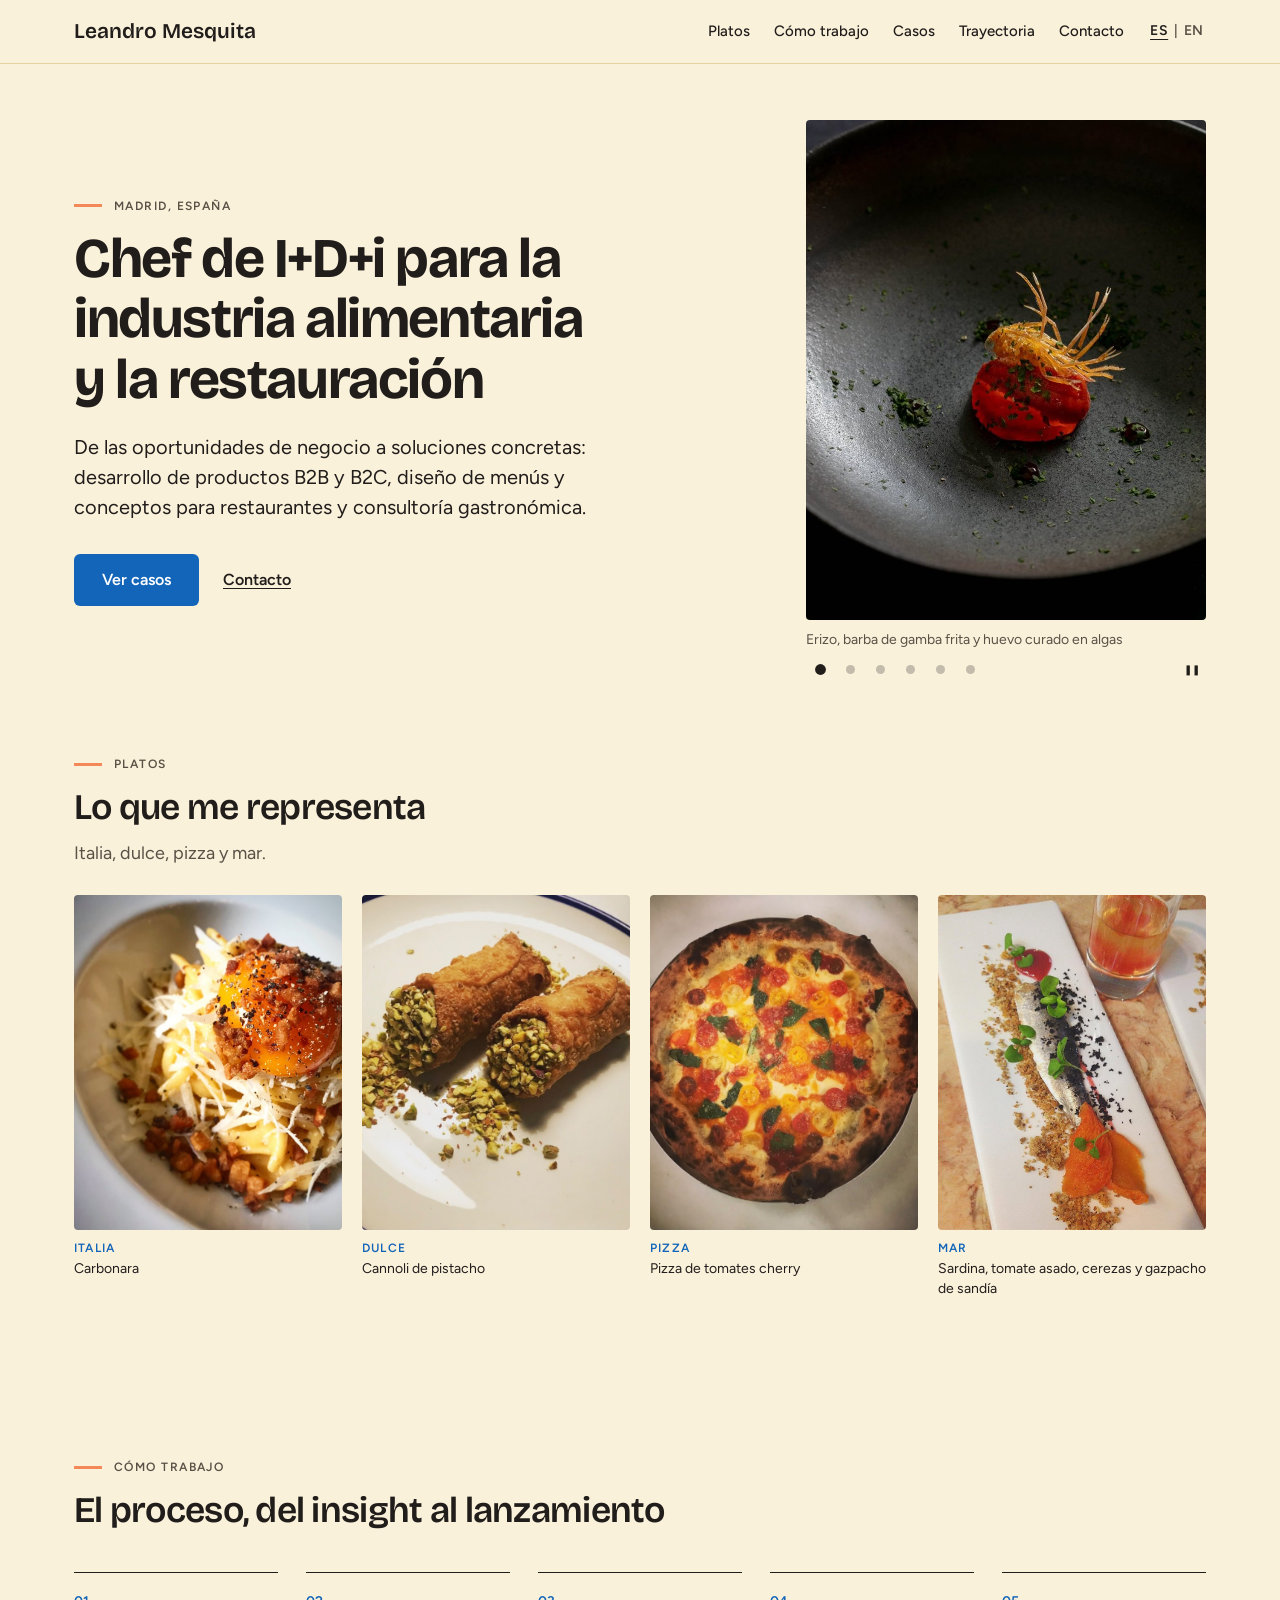
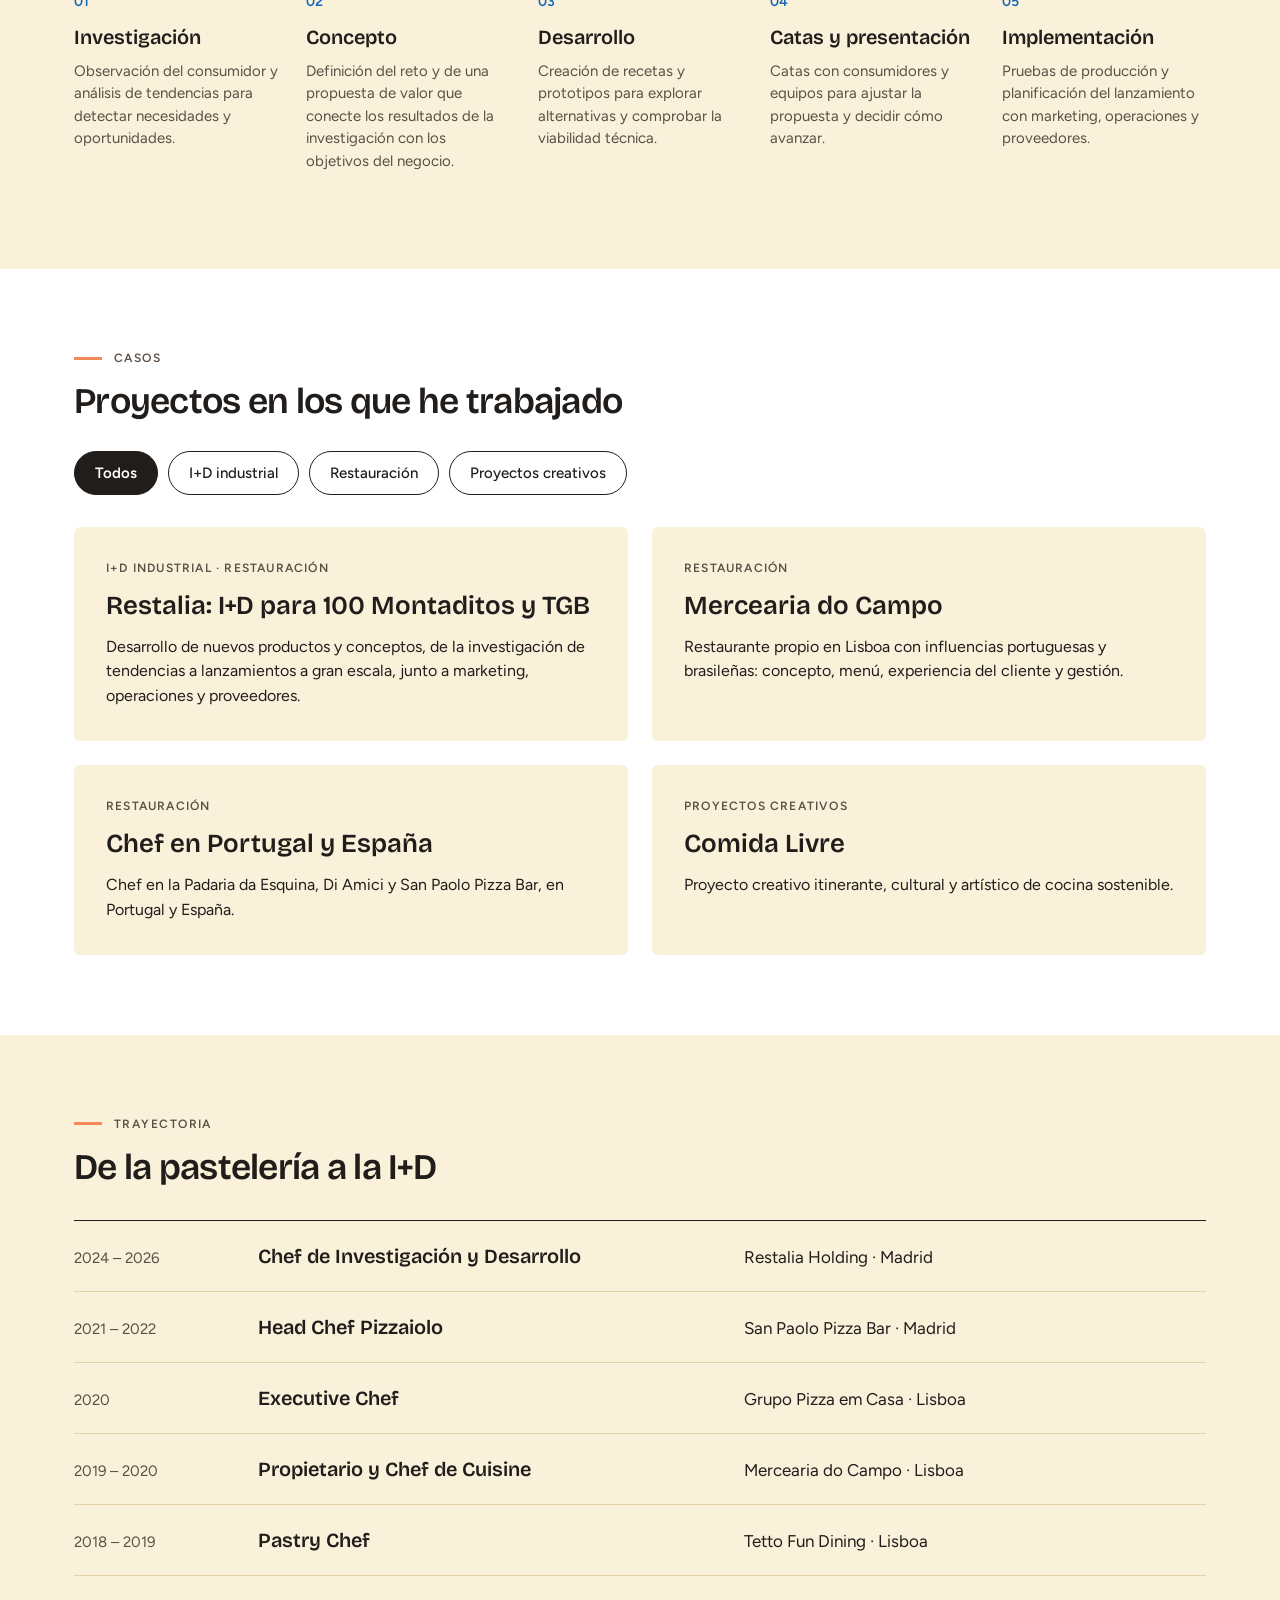
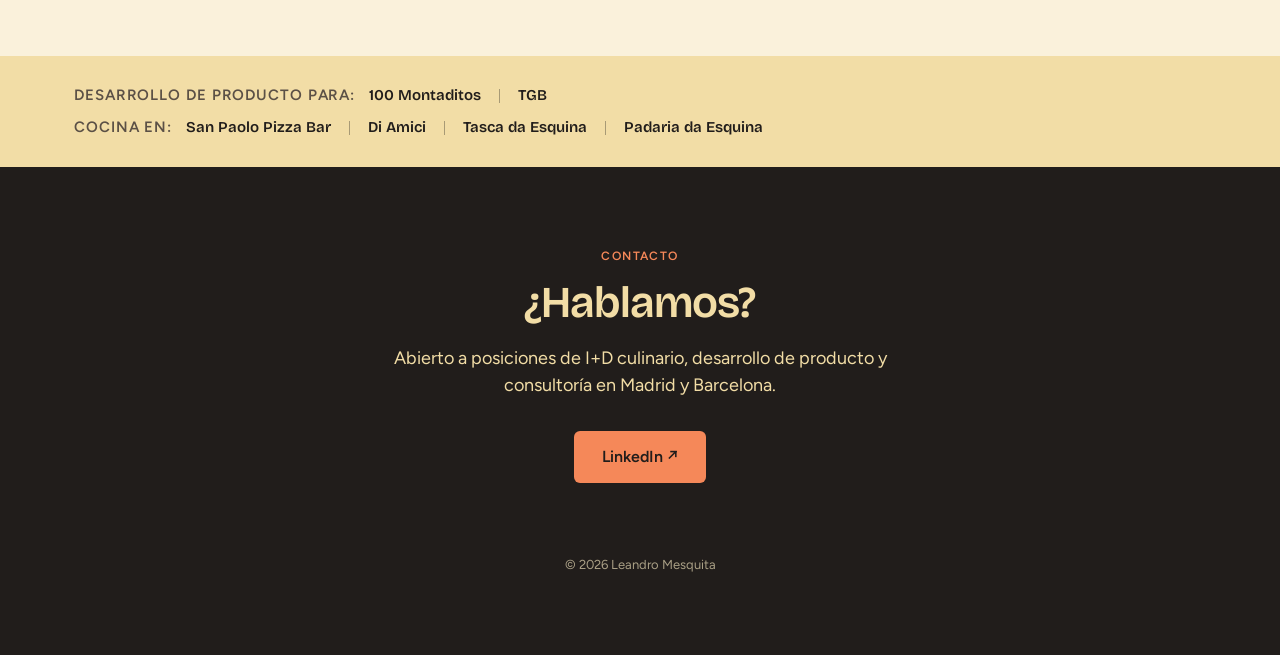
<file: index.html>
<!DOCTYPE html>
<html lang="es">
<head>
<meta charset="utf-8">
<meta name="viewport" content="width=device-width, initial-scale=1">
<title>Leandro Mesquita · Chef de I+D+i</title>
<meta name="description" content="Chef de I+D+i para la industria alimentaria y la restauración. Desarrollo de productos B2B y B2C, diseño de menús y conceptos para restaurantes y consultoría gastronómica. Madrid.">
<meta property="og:title" content="Leandro Mesquita · Chef de I+D+i">
<meta property="og:description" content="De las oportunidades de negocio a soluciones concretas: desarrollo de producto, menús y consultoría gastronómica.">
<meta property="og:image" content="https://leandrosmesquita.github.io/img/ourico.jpg">
<meta property="og:type" content="website">
<link rel="preconnect" href="https://fonts.googleapis.com">
<link rel="preconnect" href="https://fonts.gstatic.com" crossorigin>
<link href="https://fonts.googleapis.com/css2?family=Bricolage+Grotesque:opsz,wght@12..96,500;12..96,600;12..96,700&family=Figtree:wght@400;500;600&display=swap" rel="stylesheet">
<link rel="alternate" hreflang="en" href="https://leandrosmesquita.github.io/en/">
<link rel="alternate" hreflang="es" href="https://leandrosmesquita.github.io/">
<link rel="stylesheet" href="style.css">
</head>
<body>

<header class="top">
  <div class="wrap">
    <a class="brand" href="#">Leandro Mesquita</a>
    <nav aria-label="Principal">
      <ul>
        <li><a href="#platos">Platos</a></li>
        <li><a href="#como">Cómo trabajo</a></li>
        <li><a href="#casos">Casos</a></li>
        <!-- RECOMENDACIONES: cuando haya textos, quitar el comentario de esta línea y de la sección más abajo
        <li><a href="#recomendaciones">Recomendaciones</a></li> -->
        <li><a href="#trayectoria">Trayectoria</a></li>
        <li><a href="#contacto">Contacto</a></li>
        <li class="lang"><a href="./" aria-current="true">ES</a><span aria-hidden="true"> | </span><a href="en/" hreflang="en" lang="en">EN</a></li>
      </ul>
    </nav>
  </div>
</header>

<main>

<section class="hero">
  <div class="wrap">
    <div>
      <p class="eyebrow">Madrid, España</p>
      <h1>Chef de I+D+i para la industria alimentaria y la restauración</h1>
      <p class="sub">De las oportunidades de negocio a soluciones concretas: desarrollo de productos B2B y B2C, diseño de menús y conceptos para restaurantes y consultoría gastronómica.</p>
      <div class="actions">
        <a class="btn blue" href="#casos">Ver casos</a>
        <a class="textlink" href="#contacto">Contacto</a>
      </div>
    </div>
    <figure class="carousel" aria-roledescription="carousel" aria-label="Fotos de platos y del trabajo de Leandro" data-pause="Pausar" data-play="Reanudar">
    <div class="slides">
      <div class="slide is-active" role="group" aria-roledescription="slide" aria-label="1 / 6">
        <img src="img/ourico.jpg" width="799" height="1200" alt="Erizo de mar con barba de gamba frita y huevo curado en algas, servido en un plato oscuro">
        <figcaption>Erizo, barba de gamba frita y huevo curado en algas</figcaption>
      </div>
      <div class="slide" role="group" aria-roledescription="slide" aria-label="2 / 6">
        <img src="img/cara.jpg" width="800" height="1000" alt="Leandro ofreciendo a la cámara una hoja de shiso con tartar de ternera y caviar negro" loading="lazy">

      </div>
      <div class="slide" role="group" aria-roledescription="slide" aria-label="3 / 6">
        <img src="img/lata.jpg" width="800" height="1000" alt="Tartar de pescado servido dentro de una lata de conserva abierta, con naranja y salicornia" loading="lazy">
        <figcaption>Tartar de pescado servido en lata de conserva</figcaption>
      </div>
      <div class="slide" role="group" aria-roledescription="slide" aria-label="4 / 6">
        <img src="img/maos.jpg" width="800" height="1000" alt="Manos con tatuajes presionando una masa enharinada" loading="lazy">
        <figcaption>Manos en la masa</figcaption>
      </div>
      <div class="slide" role="group" aria-roledescription="slide" aria-label="5 / 6">
        <img src="img/colher.jpg" width="800" height="1000" alt="Manos montando tartar de ternera sobre hojas de shiso y coronándolo con caviar negro" loading="lazy">

      </div>
      <div class="slide" role="group" aria-roledescription="slide" aria-label="6 / 6">
        <img src="img/pizzaiolo.jpg" width="374" height="467" alt="Leandro lanzando al aire una masa de pizza junto al horno" loading="lazy">
        <figcaption>Lanzando la masa de pizza</figcaption>
      </div>
    </div>
    <div class="ctrl"><button type="button" class="dot is-active" aria-label="Ir a la foto 1" aria-current="true"></button><button type="button" class="dot" aria-label="Ir a la foto 2"></button><button type="button" class="dot" aria-label="Ir a la foto 3"></button><button type="button" class="dot" aria-label="Ir a la foto 4"></button><button type="button" class="dot" aria-label="Ir a la foto 5"></button><button type="button" class="dot" aria-label="Ir a la foto 6"></button><button type="button" class="pp" aria-label="Pausar"><span aria-hidden="true">❚❚</span></button></div>
    </figure>
  </div>
</section>

<section class="platos" id="platos">
  <div class="wrap">
    <div class="head">
      <p class="eyebrow">Platos</p>
      <h2>Lo que me representa</h2>
      <p class="lead">Italia, dulce, pizza y mar.</p>
    </div>
    <div class="grid4">
      <figure>
        <img src="img/carbonara.jpg" width="1167" height="1200" loading="lazy" alt="Carbonara con yema de huevo, queso rallado y panceta crujiente en un plato hondo">
        <figcaption><span class="tag">Italia</span>Carbonara</figcaption>
      </figure>
      <figure>
        <img src="img/cannoli.jpg" width="828" height="823" loading="lazy" alt="Dos cannoli rellenos y espolvoreados con pistacho picado">
        <figcaption><span class="tag">Dulce</span>Cannoli de pistacho</figcaption>
      </figure>
      <figure>
        <img src="img/pizza.jpg" width="827" height="825" loading="lazy" alt="Pizza con tomates cherry de colores y albahaca, vista desde arriba">
        <figcaption><span class="tag">Pizza</span>Pizza de tomates cherry</figcaption>
      </figure>
      <figure>
        <img src="img/sardinha.jpg" width="827" height="900" loading="lazy" alt="Sardina con tomate asado y cerezas, sobre gazpacho de sandía">
        <figcaption><span class="tag">Mar</span>Sardina, tomate asado, cerezas y gazpacho de sandía</figcaption>
      </figure>
    </div>
  </div>
</section>

<section class="como" id="como">
  <div class="wrap">
    <p class="eyebrow">Cómo trabajo</p>
    <h2>El proceso, del insight al lanzamiento</h2>
    <ol class="steps">
      <li><p class="n">01</p><h3>Investigación</h3><p>Observación del consumidor y análisis de tendencias para detectar necesidades y oportunidades.</p></li>
      <li><p class="n">02</p><h3>Concepto</h3><p>Definición del reto y de una propuesta de valor que conecte los resultados de la investigación con los objetivos del negocio.</p></li>
      <li><p class="n">03</p><h3>Desarrollo</h3><p>Creación de recetas y prototipos para explorar alternativas y comprobar la viabilidad técnica.</p></li>
      <li><p class="n">04</p><h3>Catas y presentación</h3><p>Catas con consumidores y equipos para ajustar la propuesta y decidir cómo avanzar.</p></li>
      <li><p class="n">05</p><h3>Implementación</h3><p>Pruebas de producción y planificación del lanzamiento con marketing, operaciones y proveedores.</p></li>
    </ol>
  </div>
</section>

<section class="casos" id="casos">
  <div class="wrap">
    <p class="eyebrow">Casos</p>
    <h2>Proyectos en los que he trabajado</h2>
    <div class="filters" role="group" aria-label="Filtrar casos">
      <button type="button" data-f="todos" aria-pressed="true">Todos</button>
      <button type="button" data-f="id" aria-pressed="false">I+D industrial</button>
      <button type="button" data-f="rest" aria-pressed="false">Restauración</button>
      <button type="button" data-f="proy" aria-pressed="false">Proyectos creativos</button>
    </div>
    <div class="cards">
      <article class="card" data-c="id rest">
        <p class="k">I+D industrial · Restauración</p>
        <h3>Restalia: I+D para 100 Montaditos y TGB</h3>
        <p class="d">Desarrollo de nuevos productos y conceptos, de la investigación de tendencias a lanzamientos a gran escala, junto a marketing, operaciones y proveedores.</p>
      </article>
      <article class="card" data-c="rest">
        <p class="k">Restauración</p>
        <h3>Mercearia do Campo</h3>
        <p class="d">Restaurante propio en Lisboa con influencias portuguesas y brasileñas: concepto, menú, experiencia del cliente y gestión.</p>
      </article>
      <article class="card" data-c="rest">
        <p class="k">Restauración</p>
        <h3>Chef en Portugal y España</h3>
        <p class="d">Chef en la Padaria da Esquina, Di Amici y San Paolo Pizza Bar, en Portugal y España.</p>
      </article>
      <article class="card" data-c="proy">
        <p class="k">Proyectos creativos</p>
        <h3>Comida Livre</h3>
        <p class="d">Proyecto creativo itinerante, cultural y artístico de cocina sostenible.</p>
        <!-- INSTAGRAM de Comida Livre: cuando Leandro confirme el enlace, añadir:
        <a class="more" href="https://www.instagram.com/USUARIO/" target="_blank" rel="noopener">Ver en Instagram ↗</a> -->
      </article>
    </div>
  </div>
</section>

<!-- RECOMENDACIONES: quitar este comentario cuando lleguen los textos (Flavio, Silvia...)
<section class="recs" id="recomendaciones">
  <div class="wrap">
    <p class="eyebrow">Recomendaciones</p>
    <h2>Lo que dicen quienes han trabajado conmigo</h2>
    <div class="grid">
      <figure><blockquote>“TEXTO”</blockquote><figcaption>Nombre · Cargo · Empresa</figcaption></figure>
    </div>
  </div>
</section>
-->

<section class="tray" id="trayectoria">
  <div class="wrap">
    <p class="eyebrow">Trayectoria</p>
    <h2>De la pastelería a la I+D</h2>
    <div class="list">
      <div class="item"><span class="date">2024 – 2026</span><span class="role">Chef de Investigación y Desarrollo</span><span class="place">Restalia Holding · Madrid</span></div>
      <div class="item"><span class="date">2021 – 2022</span><span class="role">Head Chef Pizzaiolo</span><span class="place">San Paolo Pizza Bar · Madrid</span></div>
      <div class="item"><span class="date">2020</span><span class="role">Executive Chef</span><span class="place">Grupo Pizza em Casa · Lisboa</span></div>
      <div class="item"><span class="date">2019 – 2020</span><span class="role">Propietario y Chef de Cuisine</span><span class="place">Mercearia do Campo · Lisboa</span></div>
      <div class="item"><span class="date">2018 – 2019</span><span class="role">Pastry Chef</span><span class="place">Tetto Fun Dining · Lisboa</span></div>
    </div>
  </div>
</section>

<section class="marcas" aria-label="Marcas y restaurantes">
  <div class="wrap">
    <p class="line"><span class="label">Desarrollo de producto para:</span><span class="brands"><span class="b">100 Montaditos</span><span class="b">TGB</span></span></p>
    <p class="line"><span class="label">Cocina en:</span><span class="brands"><span class="b">San Paolo Pizza Bar</span><span class="b">Di Amici</span><span class="b">Tasca da Esquina</span><span class="b">Padaria da Esquina</span></span></p>
  </div>
</section>

<section class="contacto" id="contacto">
  <div class="wrap">
    <p class="eyebrow">Contacto</p>
    <h2>¿Hablamos?</h2>
    <p class="lead">Abierto a posiciones de I+D culinario, desarrollo de producto y consultoría en Madrid y Barcelona.</p>
    <div class="actions">
      <!-- CORREO: cuando exista el e-mail del sitio, añadir antes del botón de LinkedIn:
      <a class="btn orange" href="mailto:CORREO">Escribir un correo</a> -->
      <a class="btn orange" href="https://www.linkedin.com/in/leandro-sisconeto-de-mesquita-b7a27a271/" target="_blank" rel="noopener">LinkedIn ↗</a>
    </div>
    <p class="foot">© 2026 Leandro Mesquita</p>
  </div>
</section>

</main>

<script>
(function(){
  var btns=document.querySelectorAll('.filters button'),cards=document.querySelectorAll('.card');
  btns.forEach(function(b){
    b.addEventListener('click',function(){
      var f=b.getAttribute('data-f');
      btns.forEach(function(x){x.setAttribute('aria-pressed',x===b?'true':'false');});
      cards.forEach(function(c){
        var show=f==='todos'||(c.getAttribute('data-c')||'').split(' ').indexOf(f)>-1;
        c.hidden=!show;
      });
    });
  });
})();

(function(){
  var c=document.querySelector('.carousel'); if(!c) return;
  var sl=c.querySelectorAll('.slide'),dots=c.querySelectorAll('.dot'),pp=c.querySelector('.pp'),i=0,t=null,paused=false;
  var reduce=window.matchMedia&&window.matchMedia('(prefers-reduced-motion: reduce)').matches;
  function show(n){
    i=(n+sl.length)%sl.length;
    sl.forEach(function(s,k){s.classList.toggle('is-active',k===i);s.setAttribute('aria-hidden',k===i?'false':'true');});
    dots.forEach(function(d,k){d.classList.toggle('is-active',k===i);if(k===i)d.setAttribute('aria-current','true');else d.removeAttribute('aria-current');});
  }
  function start(){stop();if(!paused&&!reduce)t=setInterval(function(){show(i+1);},4500);}
  function stop(){if(t){clearInterval(t);t=null;}}
  dots.forEach(function(d,k){d.addEventListener('click',function(){show(k);start();});});
  function setPaused(p){paused=p;pp.firstChild.textContent=p?'▶':'❚❚';pp.setAttribute('aria-label',p?c.getAttribute('data-play'):c.getAttribute('data-pause'));p?stop():start();}
  pp.addEventListener('click',function(){setPaused(!paused);});
  c.addEventListener('mouseenter',stop);c.addEventListener('mouseleave',function(){if(!paused)start();});
  c.addEventListener('focusin',stop);c.addEventListener('focusout',function(){if(!paused)start();});
  if(reduce){paused=true;pp.firstChild.textContent='▶';pp.setAttribute('aria-label',c.getAttribute('data-play'));}
  show(0);start();
})();
</script>
</body>
</html>
</file>
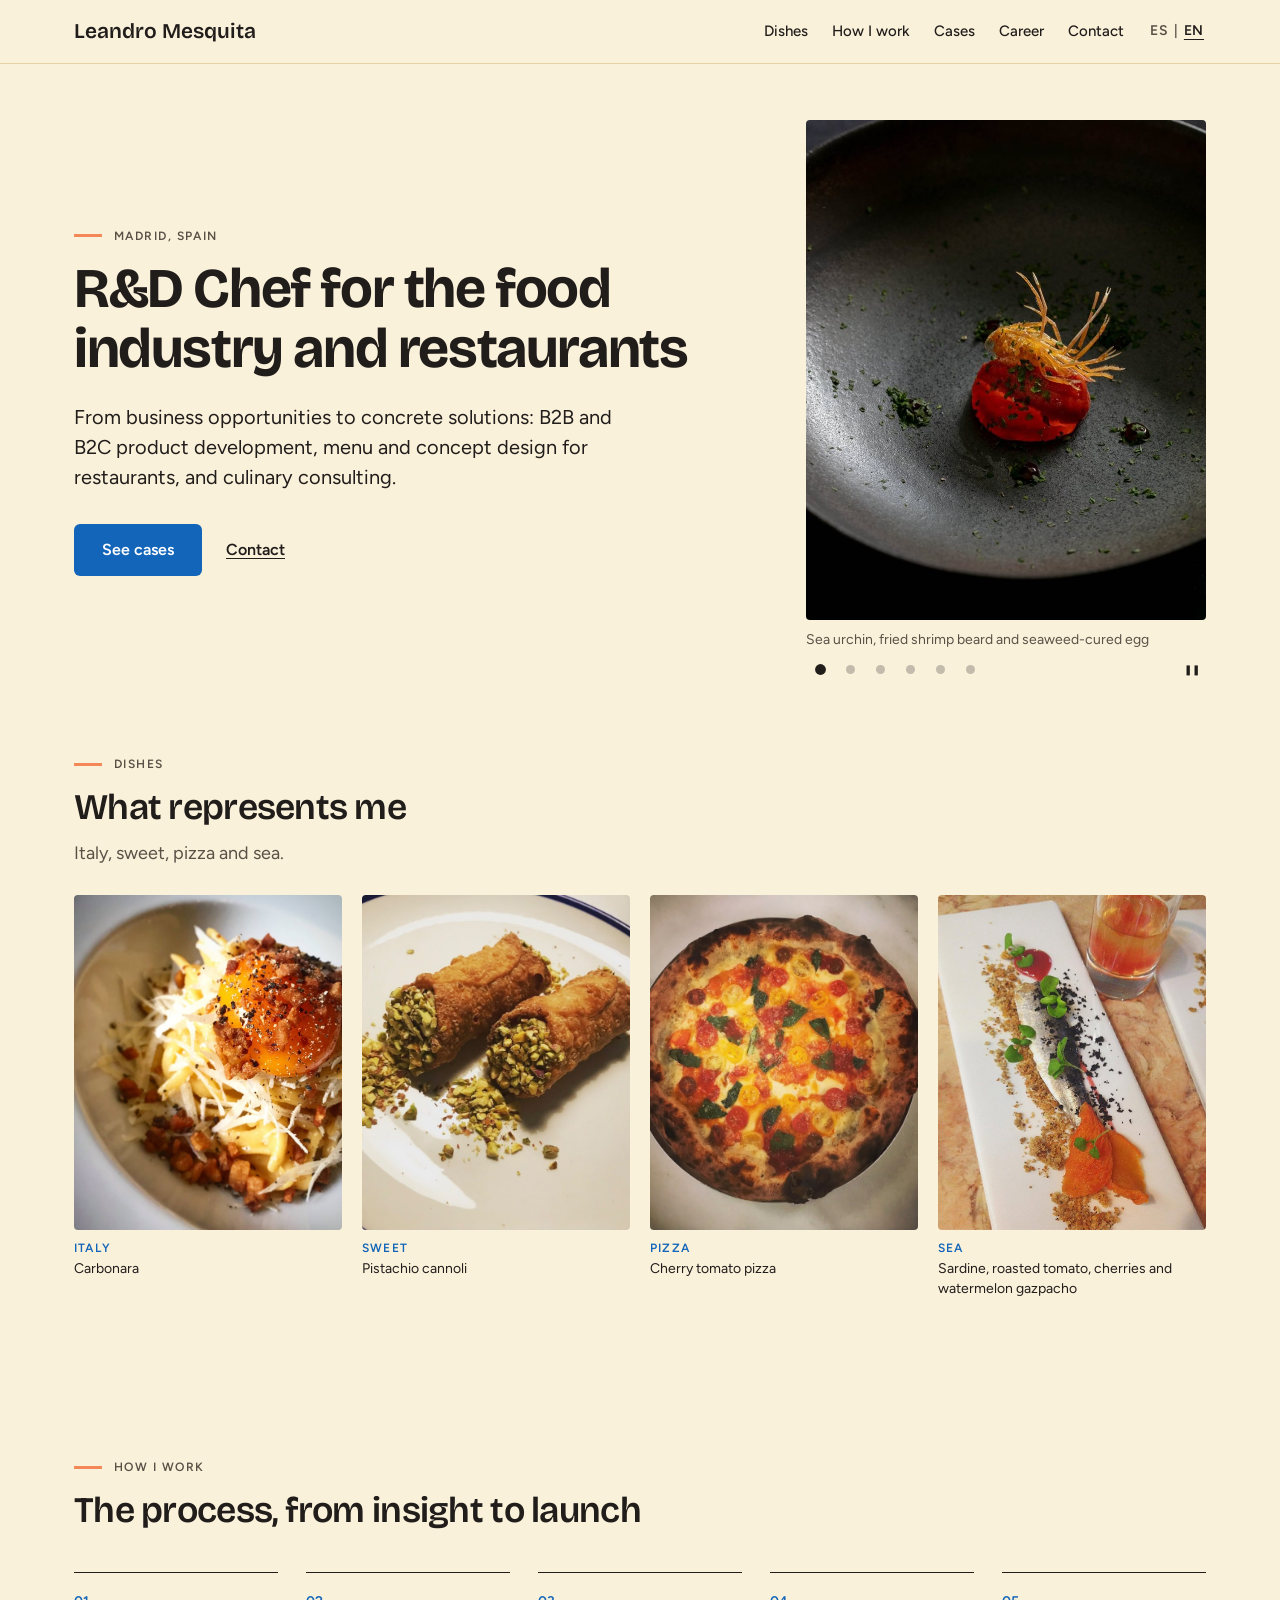
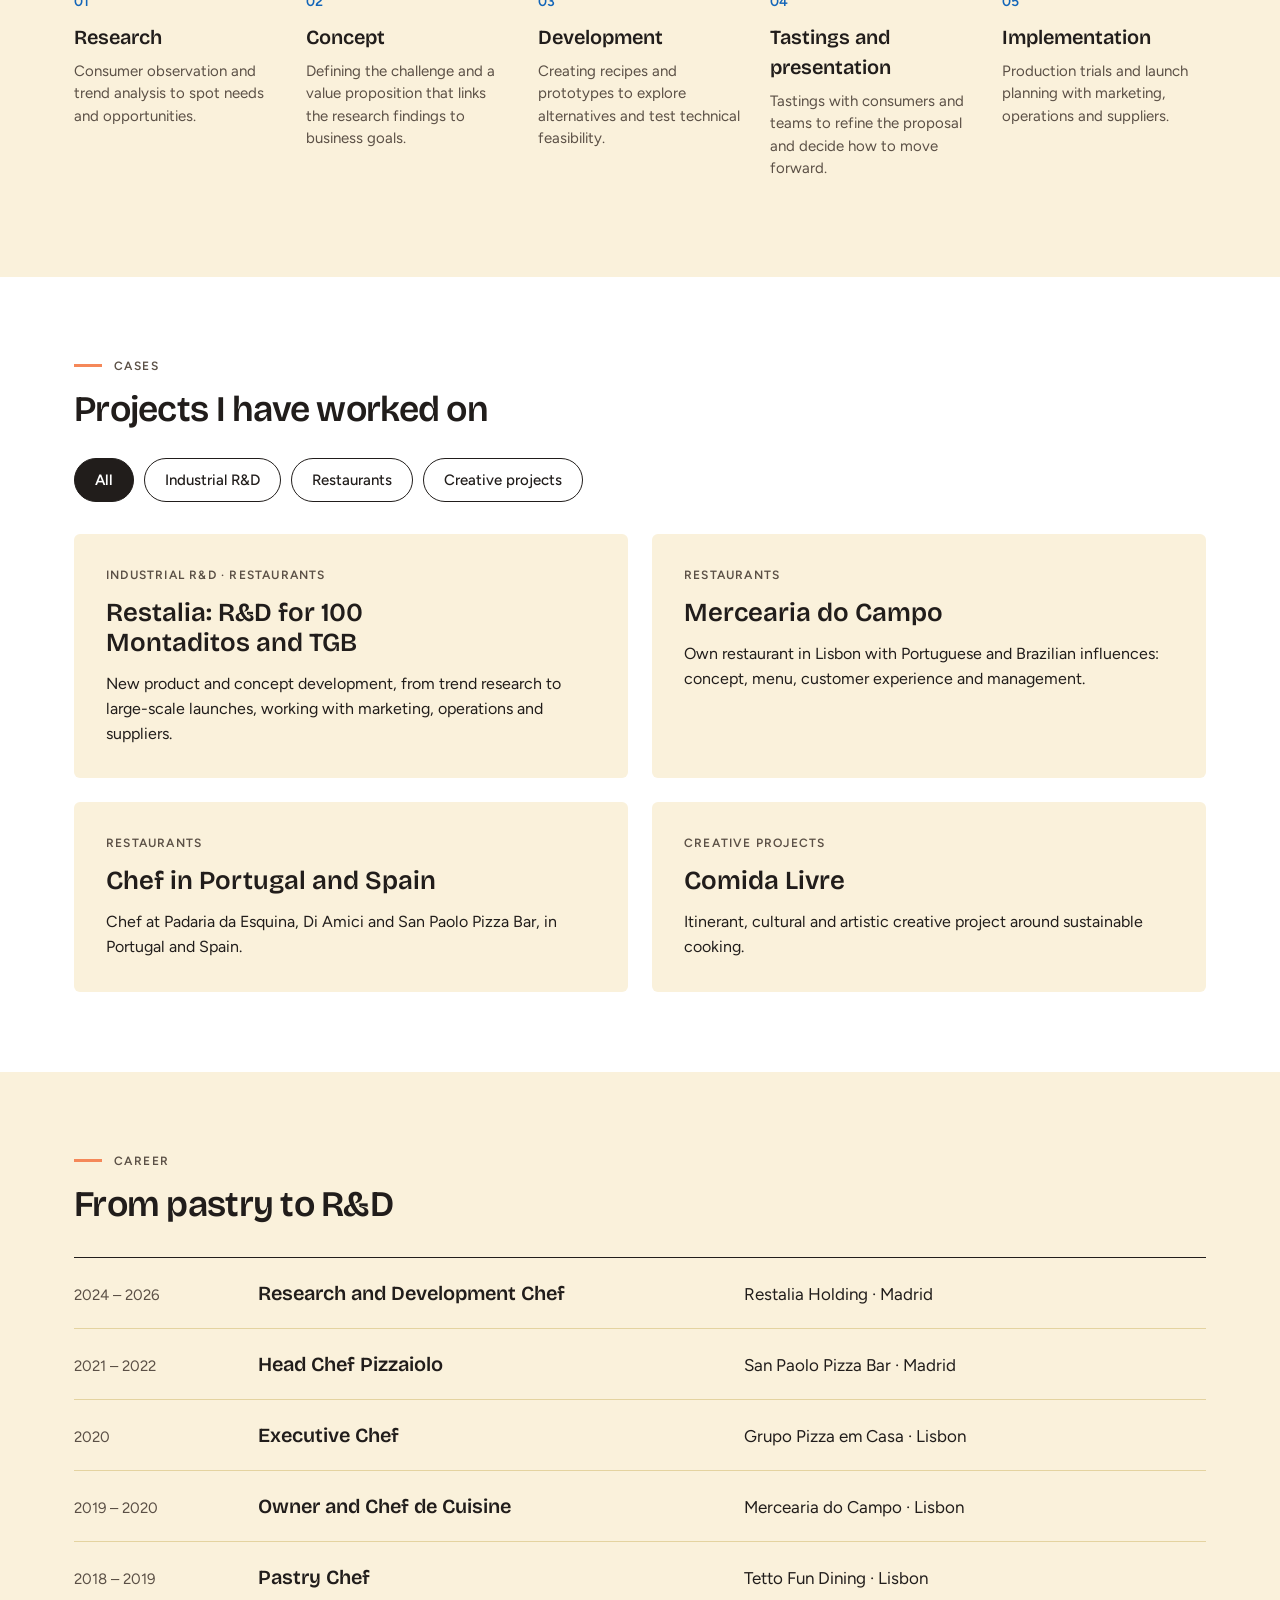
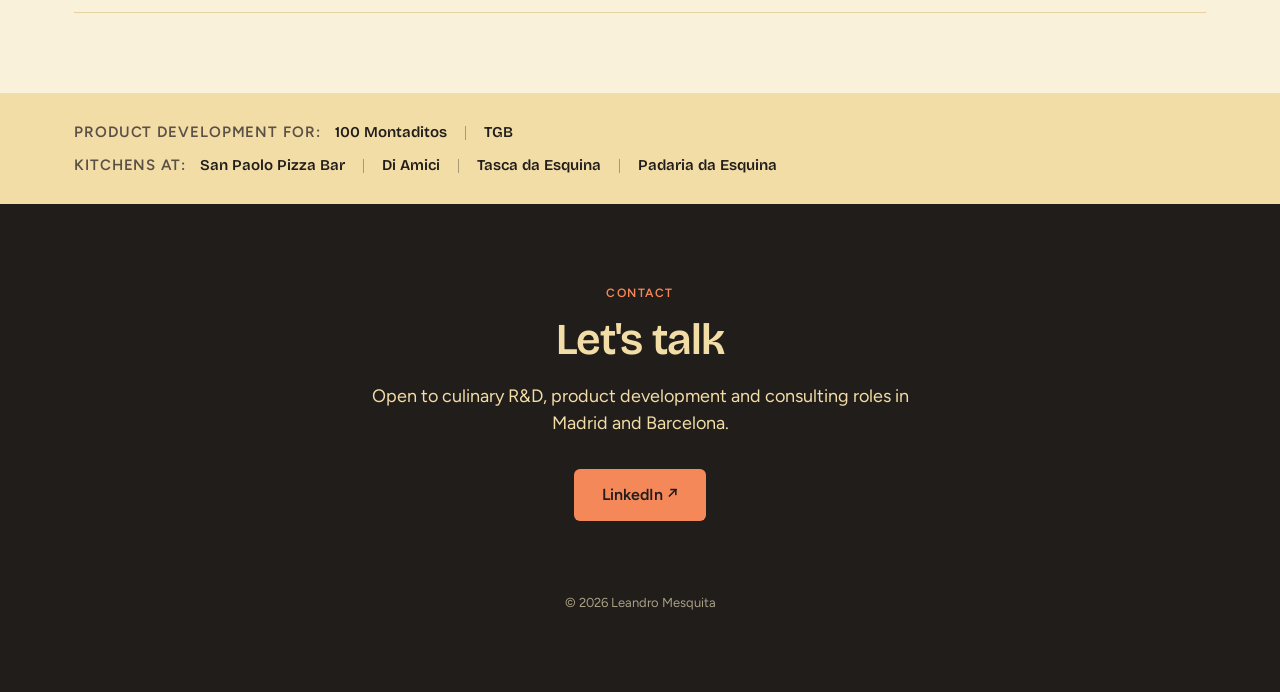
<file: en/index.html>
<!DOCTYPE html>
<html lang="en">
<head>
<meta charset="utf-8">
<meta name="viewport" content="width=device-width, initial-scale=1">
<title>Leandro Mesquita · R&amp;D Chef</title>
<meta name="description" content="R&amp;D Chef for the food industry and restaurants. B2B and B2C product development, menu and concept design for restaurants, and culinary consulting. Madrid, Spain.">
<meta property="og:title" content="Leandro Mesquita · R&amp;D Chef">
<meta property="og:description" content="From business opportunities to concrete solutions: product development, menus and culinary consulting.">
<meta property="og:image" content="https://leandrosmesquita.github.io/img/ourico.jpg">
<meta property="og:type" content="website">
<link rel="preconnect" href="https://fonts.googleapis.com">
<link rel="preconnect" href="https://fonts.gstatic.com" crossorigin>
<link href="https://fonts.googleapis.com/css2?family=Bricolage+Grotesque:opsz,wght@12..96,500;12..96,600;12..96,700&family=Figtree:wght@400;500;600&display=swap" rel="stylesheet">
<link rel="alternate" hreflang="en" href="https://leandrosmesquita.github.io/en/">
<link rel="alternate" hreflang="es" href="https://leandrosmesquita.github.io/">
<link rel="stylesheet" href="../style.css">
</head>
<body>

<header class="top">
  <div class="wrap">
    <a class="brand" href="#">Leandro Mesquita</a>
    <nav aria-label="Main">
      <ul>
        <li><a href="#platos">Dishes</a></li>
        <li><a href="#como">How I work</a></li>
        <li><a href="#casos">Cases</a></li>
        <!-- RECOMENDACIONES: cuando haya textos, quitar el comentario de esta línea y de la sección más abajo
        <li><a href="#recomendaciones">Recommendations</a></li> -->
        <li><a href="#trayectoria">Career</a></li>
        <li><a href="#contacto">Contact</a></li>
        <li class="lang"><a href="../" hreflang="es" lang="es">ES</a><span aria-hidden="true"> | </span><a href="./" aria-current="true">EN</a></li>
      </ul>
    </nav>
  </div>
</header>

<main>

<section class="hero">
  <div class="wrap">
    <div>
      <p class="eyebrow">Madrid, Spain</p>
      <h1>R&amp;D Chef for the food industry and restaurants</h1>
      <p class="sub">From business opportunities to concrete solutions: B2B and B2C product development, menu and concept design for restaurants, and culinary consulting.</p>
      <div class="actions">
        <a class="btn blue" href="#casos">See cases</a>
        <a class="textlink" href="#contacto">Contact</a>
      </div>
    </div>
    <figure class="carousel" aria-roledescription="carousel" aria-label="Photos of Leandro's dishes and work" data-pause="Pause" data-play="Play">
    <div class="slides">
      <div class="slide is-active" role="group" aria-roledescription="slide" aria-label="1 / 6">
        <img src="../img/ourico.jpg" width="799" height="1200" alt="Sea urchin with fried shrimp beard and seaweed-cured egg, served on a dark plate">
        <figcaption>Sea urchin, fried shrimp beard and seaweed-cured egg</figcaption>
      </div>
      <div class="slide" role="group" aria-roledescription="slide" aria-label="2 / 6">
        <img src="../img/cara.jpg" width="800" height="1000" alt="Leandro holding a shiso leaf with beef tartare and black caviar toward the camera" loading="lazy">

      </div>
      <div class="slide" role="group" aria-roledescription="slide" aria-label="3 / 6">
        <img src="../img/lata.jpg" width="800" height="1000" alt="Fish tartare served inside an open tin can, with orange and sea asparagus" loading="lazy">
        <figcaption>Fish tartare served in a tin can</figcaption>
      </div>
      <div class="slide" role="group" aria-roledescription="slide" aria-label="4 / 6">
        <img src="../img/maos.jpg" width="800" height="1000" alt="Tattooed hands pressing a floured dough" loading="lazy">
        <figcaption>Hands in the dough</figcaption>
      </div>
      <div class="slide" role="group" aria-roledescription="slide" aria-label="5 / 6">
        <img src="../img/colher.jpg" width="800" height="1000" alt="Hands assembling beef tartare on shiso leaves and topping it with black caviar" loading="lazy">

      </div>
      <div class="slide" role="group" aria-roledescription="slide" aria-label="6 / 6">
        <img src="../img/pizzaiolo.jpg" width="374" height="467" alt="Leandro tossing a pizza dough in the air next to the oven" loading="lazy">
        <figcaption>Tossing pizza dough</figcaption>
      </div>
    </div>
    <div class="ctrl"><button type="button" class="dot is-active" aria-label="Go to photo 1" aria-current="true"></button><button type="button" class="dot" aria-label="Go to photo 2"></button><button type="button" class="dot" aria-label="Go to photo 3"></button><button type="button" class="dot" aria-label="Go to photo 4"></button><button type="button" class="dot" aria-label="Go to photo 5"></button><button type="button" class="dot" aria-label="Go to photo 6"></button><button type="button" class="pp" aria-label="Pause"><span aria-hidden="true">❚❚</span></button></div>
    </figure>
  </div>
</section>

<section class="platos" id="platos">
  <div class="wrap">
    <div class="head">
      <p class="eyebrow">Dishes</p>
      <h2>What represents me</h2>
      <p class="lead">Italy, sweet, pizza and sea.</p>
    </div>
    <div class="grid4">
      <figure>
        <img src="../img/carbonara.jpg" width="1167" height="1200" loading="lazy" alt="Carbonara with egg yolk, grated cheese and crispy pancetta in a deep bowl">
        <figcaption><span class="tag">Italy</span>Carbonara</figcaption>
      </figure>
      <figure>
        <img src="../img/cannoli.jpg" width="828" height="823" loading="lazy" alt="Two filled cannoli dusted with chopped pistachio">
        <figcaption><span class="tag">Sweet</span>Pistachio cannoli</figcaption>
      </figure>
      <figure>
        <img src="../img/pizza.jpg" width="827" height="825" loading="lazy" alt="Pizza with colourful cherry tomatoes and basil, seen from above">
        <figcaption><span class="tag">Pizza</span>Cherry tomato pizza</figcaption>
      </figure>
      <figure>
        <img src="../img/sardinha.jpg" width="827" height="900" loading="lazy" alt="Sardine with roasted tomato and cherries, over watermelon gazpacho">
        <figcaption><span class="tag">Sea</span>Sardine, roasted tomato, cherries and watermelon gazpacho</figcaption>
      </figure>
    </div>
  </div>
</section>

<section class="como" id="como">
  <div class="wrap">
    <p class="eyebrow">How I work</p>
    <h2>The process, from insight to launch</h2>
    <ol class="steps">
      <li><p class="n">01</p><h3>Research</h3><p>Consumer observation and trend analysis to spot needs and opportunities.</p></li>
      <li><p class="n">02</p><h3>Concept</h3><p>Defining the challenge and a value proposition that links the research findings to business goals.</p></li>
      <li><p class="n">03</p><h3>Development</h3><p>Creating recipes and prototypes to explore alternatives and test technical feasibility.</p></li>
      <li><p class="n">04</p><h3>Tastings and presentation</h3><p>Tastings with consumers and teams to refine the proposal and decide how to move forward.</p></li>
      <li><p class="n">05</p><h3>Implementation</h3><p>Production trials and launch planning with marketing, operations and suppliers.</p></li>
    </ol>
  </div>
</section>

<section class="casos" id="casos">
  <div class="wrap">
    <p class="eyebrow">Cases</p>
    <h2>Projects I have worked on</h2>
    <div class="filters" role="group" aria-label="Filter cases">
      <button type="button" data-f="todos" aria-pressed="true">All</button>
      <button type="button" data-f="id" aria-pressed="false">Industrial R&amp;D</button>
      <button type="button" data-f="rest" aria-pressed="false">Restaurants</button>
      <button type="button" data-f="proy" aria-pressed="false">Creative projects</button>
    </div>
    <div class="cards">
      <article class="card" data-c="id rest">
        <p class="k">Industrial R&amp;D · Restaurants</p>
        <h3>Restalia: R&amp;D for 100 Montaditos and TGB</h3>
        <p class="d">New product and concept development, from trend research to large-scale launches, working with marketing, operations and suppliers.</p>
      </article>
      <article class="card" data-c="rest">
        <p class="k">Restaurants</p>
        <h3>Mercearia do Campo</h3>
        <p class="d">Own restaurant in Lisbon with Portuguese and Brazilian influences: concept, menu, customer experience and management.</p>
      </article>
      <article class="card" data-c="rest">
        <p class="k">Restaurants</p>
        <h3>Chef in Portugal and Spain</h3>
        <p class="d">Chef at Padaria da Esquina, Di Amici and San Paolo Pizza Bar, in Portugal and Spain.</p>
      </article>
      <article class="card" data-c="proy">
        <p class="k">Creative projects</p>
        <h3>Comida Livre</h3>
        <p class="d">Itinerant, cultural and artistic creative project around sustainable cooking.</p>
        <!-- INSTAGRAM de Comida Livre: cuando Leandro confirme el enlace, añadir:
        <a class="more" href="https://www.instagram.com/USUARIO/" target="_blank" rel="noopener">Ver en Instagram ↗</a> -->
      </article>
    </div>
  </div>
</section>

<!-- RECOMENDACIONES: quitar este comentario cuando lleguen los textos (Flavio, Silvia...)
<section class="recs" id="recomendaciones">
  <div class="wrap">
    <p class="eyebrow">Recommendations</p>
    <h2>Lo que dicen quienes han trabajado conmigo</h2>
    <div class="grid">
      <figure><blockquote>“TEXTO”</blockquote><figcaption>Nombre · Cargo · Empresa</figcaption></figure>
    </div>
  </div>
</section>
-->

<section class="tray" id="trayectoria">
  <div class="wrap">
    <p class="eyebrow">Career</p>
    <h2>From pastry to R&amp;D</h2>
    <div class="list">
      <div class="item"><span class="date">2024 – 2026</span><span class="role">Research and Development Chef</span><span class="place">Restalia Holding · Madrid</span></div>
      <div class="item"><span class="date">2021 – 2022</span><span class="role">Head Chef Pizzaiolo</span><span class="place">San Paolo Pizza Bar · Madrid</span></div>
      <div class="item"><span class="date">2020</span><span class="role">Executive Chef</span><span class="place">Grupo Pizza em Casa · Lisbon</span></div>
      <div class="item"><span class="date">2019 – 2020</span><span class="role">Owner and Chef de Cuisine</span><span class="place">Mercearia do Campo · Lisbon</span></div>
      <div class="item"><span class="date">2018 – 2019</span><span class="role">Pastry Chef</span><span class="place">Tetto Fun Dining · Lisbon</span></div>
    </div>
  </div>
</section>

<section class="marcas" aria-label="Brands and restaurants">
  <div class="wrap">
    <p class="line"><span class="label">Product development for:</span><span class="brands"><span class="b">100 Montaditos</span><span class="b">TGB</span></span></p>
    <p class="line"><span class="label">Kitchens at:</span><span class="brands"><span class="b">San Paolo Pizza Bar</span><span class="b">Di Amici</span><span class="b">Tasca da Esquina</span><span class="b">Padaria da Esquina</span></span></p>
  </div>
</section>

<section class="contacto" id="contacto">
  <div class="wrap">
    <p class="eyebrow">Contact</p>
    <h2>Let's talk</h2>
    <p class="lead">Open to culinary R&amp;D, product development and consulting roles in Madrid and Barcelona.</p>
    <div class="actions">
      <!-- CORREO: cuando exista el e-mail del sitio, añadir antes del botón de LinkedIn:
      <a class="btn orange" href="mailto:CORREO">Escribir un correo</a> -->
      <a class="btn orange" href="https://www.linkedin.com/in/leandro-sisconeto-de-mesquita-b7a27a271/" target="_blank" rel="noopener">LinkedIn ↗</a>
    </div>
    <p class="foot">© 2026 Leandro Mesquita</p>
  </div>
</section>

</main>

<script>
(function(){
  var btns=document.querySelectorAll('.filters button'),cards=document.querySelectorAll('.card');
  btns.forEach(function(b){
    b.addEventListener('click',function(){
      var f=b.getAttribute('data-f');
      btns.forEach(function(x){x.setAttribute('aria-pressed',x===b?'true':'false');});
      cards.forEach(function(c){
        var show=f==='todos'||(c.getAttribute('data-c')||'').split(' ').indexOf(f)>-1;
        c.hidden=!show;
      });
    });
  });
})();

(function(){
  var c=document.querySelector('.carousel'); if(!c) return;
  var sl=c.querySelectorAll('.slide'),dots=c.querySelectorAll('.dot'),pp=c.querySelector('.pp'),i=0,t=null,paused=false;
  var reduce=window.matchMedia&&window.matchMedia('(prefers-reduced-motion: reduce)').matches;
  function show(n){
    i=(n+sl.length)%sl.length;
    sl.forEach(function(s,k){s.classList.toggle('is-active',k===i);s.setAttribute('aria-hidden',k===i?'false':'true');});
    dots.forEach(function(d,k){d.classList.toggle('is-active',k===i);if(k===i)d.setAttribute('aria-current','true');else d.removeAttribute('aria-current');});
  }
  function start(){stop();if(!paused&&!reduce)t=setInterval(function(){show(i+1);},4500);}
  function stop(){if(t){clearInterval(t);t=null;}}
  dots.forEach(function(d,k){d.addEventListener('click',function(){show(k);start();});});
  function setPaused(p){paused=p;pp.firstChild.textContent=p?'▶':'❚❚';pp.setAttribute('aria-label',p?c.getAttribute('data-play'):c.getAttribute('data-pause'));p?stop():start();}
  pp.addEventListener('click',function(){setPaused(!paused);});
  c.addEventListener('mouseenter',stop);c.addEventListener('mouseleave',function(){if(!paused)start();});
  c.addEventListener('focusin',stop);c.addEventListener('focusout',function(){if(!paused)start();});
  if(reduce){paused=true;pp.firstChild.textContent='▶';pp.setAttribute('aria-label',c.getAttribute('data-play'));}
  show(0);start();
})();
</script>
</body>
</html>
</file>
<file: style.css>
:root{
  --paper:#FAF1DB; --cream:#F2DDA6; --ink:#211D1B; --muted:#5B5046;
  --blue:#1265B9; --orange:#F58859; --line:#E4D3A0; --white:#FFFFFF;
  --display:'Bricolage Grotesque','Helvetica Neue',Arial,sans-serif;
  --body:'Figtree',-apple-system,BlinkMacSystemFont,'Segoe UI',sans-serif;
}
*{box-sizing:border-box}
html{scroll-behavior:smooth;scroll-padding-top:72px}
body{margin:0;background:var(--paper);color:var(--ink);font-family:var(--body);font-size:17px;line-height:1.5}
img{max-width:100%;height:auto;display:block}
a{color:inherit}
a:focus-visible,button:focus-visible{outline:3px solid var(--blue);outline-offset:3px}
.wrap{max-width:1180px;margin:0 auto;padding:0 24px}
h1,h2,h3{font-family:var(--display);margin:0;text-wrap:balance}
p{margin:0}

.eyebrow{font-size:12px;font-weight:600;letter-spacing:.12em;text-transform:uppercase;color:var(--muted);margin-bottom:14px;display:flex;align-items:center;gap:12px}
.eyebrow::before{content:"";width:28px;height:3px;background:var(--orange);flex:none}
h2{font-size:clamp(28px,4.4vw,36px);line-height:1.15;letter-spacing:-.02em;font-weight:600;max-width:640px}
section{padding:80px 0}

/* header */
header.top{position:sticky;top:0;z-index:10;background:var(--paper);border-bottom:1px solid var(--line)}
header.top .wrap{display:flex;align-items:center;justify-content:space-between;gap:12px 28px;flex-wrap:wrap;padding-top:14px;padding-bottom:14px}
.brand{font-family:var(--display);font-weight:600;font-size:21px;text-decoration:none}
nav ul{list-style:none;margin:0;padding:0;display:flex;flex-wrap:wrap;gap:6px 24px;font-size:15px;font-weight:500}
nav a{text-decoration:none;padding:6px 0;display:inline-block}
nav a:hover{text-decoration:underline}

/* hero */
.hero{padding:56px 0 72px}
.hero .wrap{display:grid;grid-template-columns:minmax(0,7fr) minmax(0,5fr);gap:64px;align-items:center}
.hero h1{font-weight:700;font-size:clamp(34px,5.4vw,56px);line-height:1.08;letter-spacing:-.025em;max-width:660px}
.hero .sub{margin-top:22px;max-width:560px;font-size:clamp(18px,2.2vw,20px);line-height:1.5}
.actions{margin-top:32px;display:flex;flex-wrap:wrap;align-items:center;gap:14px 24px}
.btn{display:inline-flex;align-items:center;min-height:52px;padding:0 28px;border-radius:6px;font-weight:600;font-size:16px;text-decoration:none}
.btn.blue{background:var(--blue);color:var(--white)}
.btn.blue:hover{background:#0E54A0}
.btn.orange{background:var(--orange);color:var(--ink)}
.btn.orange:hover{filter:brightness(1.05)}
.textlink{font-weight:600;font-size:16px;text-decoration:underline;text-underline-offset:3px}
figure{margin:0}
.hero figure{justify-self:end;width:100%;max-width:400px}
.hero img{width:100%;height:auto;aspect-ratio:4/5;object-fit:cover;border-radius:4px}
figcaption{margin-top:10px;font-size:14px;line-height:1.4;color:var(--muted)}

/* platos */
.platos{padding:0 0 80px}
.platos .head{margin-bottom:28px}
.platos .head p.lead{margin-top:12px;color:var(--muted);font-size:18px}
.grid4{display:grid;grid-template-columns:repeat(4,minmax(0,1fr));gap:20px}
.grid4 img{width:100%;height:auto;aspect-ratio:4/5;object-fit:cover;border-radius:4px}
.grid4 .tag{display:block;font-size:12px;font-weight:600;letter-spacing:.1em;text-transform:uppercase;color:var(--blue);margin-bottom:2px}
.grid4 figcaption{color:var(--ink)}

/* marcas */
.marcas{background:var(--cream);padding:0}
.marcas .wrap{padding-top:28px;padding-bottom:28px;display:flex;flex-direction:column;gap:10px}
.line{display:flex;flex-wrap:wrap;align-items:center;gap:4px 14px;font-size:15px}
.line .label{font-weight:600;letter-spacing:.06em;text-transform:uppercase;color:var(--muted)}
.brands{display:flex;flex-wrap:wrap;align-items:center;gap:4px 0}
.line .b{font-family:var(--display);font-weight:600;font-size:15px}
.line .b + .b::before{content:"";display:inline-block;width:1px;height:14px;background:var(--ink);opacity:.35;margin:0 18px;vertical-align:middle}

/* como */
.steps{display:grid;grid-template-columns:repeat(5,minmax(0,1fr));gap:28px;margin-top:40px;padding:0;list-style:none}
.steps li{border-top:1px solid var(--ink);padding-top:18px}
.steps .n{font-size:14px;font-weight:600;color:var(--blue);margin-bottom:10px}
.steps h3{font-size:20px;font-weight:600;margin-bottom:8px}
.steps p{font-size:15px;line-height:1.5;color:var(--muted)}
.como .intro{margin-top:14px;max-width:620px;color:var(--muted);font-size:18px}

/* casos */
.casos{background:var(--white)}
.filters{display:flex;flex-wrap:wrap;gap:10px;margin:28px 0 32px}
.filters button{min-height:44px;padding:0 20px;border:1px solid var(--ink);background:transparent;color:var(--ink);font:500 15px var(--body);border-radius:99px;cursor:pointer}
.filters button[aria-pressed="true"]{background:var(--ink);color:var(--white);font-weight:600}
.cards{display:grid;grid-template-columns:repeat(2,minmax(0,1fr));gap:24px}
.card{background:var(--paper);border-radius:6px;padding:32px;display:flex;flex-direction:column;gap:14px}
.card[hidden]{display:none}
.card .k{font-size:12px;font-weight:600;letter-spacing:.1em;text-transform:uppercase;color:var(--muted)}
.card h3{font-size:26px;line-height:1.15;font-weight:600}
.card p.d{font-size:16px;line-height:1.55}
.card a.more{margin-top:6px;font-weight:600;font-size:15px;color:var(--blue)}

/* recomendaciones */
.recs{background:var(--cream)}
.recs .grid{display:grid;grid-template-columns:repeat(3,minmax(0,1fr));gap:24px;margin-top:36px}
.recs figure{background:var(--white);border-radius:6px;padding:28px;display:flex;flex-direction:column;gap:18px}
.recs blockquote{margin:0;font-size:17px;line-height:1.55}
.recs figcaption{margin:0}

/* trayectoria */
.tray .list{border-top:1px solid var(--ink);margin-top:32px}
.tray .item{display:grid;grid-template-columns:160px minmax(0,1fr) minmax(0,1fr);gap:24px;padding:20px 0;border-bottom:1px solid var(--line);align-items:baseline}
.tray .date{font-size:15px;color:var(--muted)}
.tray .role{font-family:var(--display);font-weight:600;font-size:20px}

/* contacto */
.contacto{background:var(--ink);color:var(--cream);text-align:center}
.contacto .eyebrow{justify-content:center}
.contacto .lead{margin-left:auto;margin-right:auto}
.contacto .actions{justify-content:center}
.contacto h2{margin-left:auto;margin-right:auto}
.contacto .eyebrow{color:var(--orange)}
.contacto .eyebrow::before{display:none}
.contacto h2{font-size:clamp(32px,5vw,44px);line-height:1.1;color:var(--cream)}
.contacto .lead{margin-top:18px;max-width:560px;font-size:18px;line-height:1.5}
.contacto .textlink{color:var(--cream)}
.contacto .foot{margin-top:72px;font-size:13px;color:#A99F85}

@media (max-width:900px){
  .hero .wrap{grid-template-columns:1fr;gap:40px}
  .hero figure{justify-self:start;max-width:420px}
  .grid4{grid-template-columns:repeat(2,minmax(0,1fr))}
  .steps{grid-template-columns:1fr 1fr}
  .recs .grid{grid-template-columns:1fr}
  .tray .item{grid-template-columns:130px 1fr;gap:6px 20px}
  .tray .item .place{grid-column:2}
}
@media (max-width:640px){
  .line{flex-direction:column;align-items:flex-start;gap:6px}
  .brands{flex-direction:column;align-items:flex-start;gap:4px}
  .line .b + .b::before{display:none}
  section{padding:56px 0}
  .wrap{padding:0 16px}
  .cards{grid-template-columns:1fr}
  .card{padding:24px}
  .steps{grid-template-columns:1fr}
  .tray .item{grid-template-columns:1fr}
  .tray .item .place{grid-column:auto}
  nav ul{gap:2px 18px}
}
@media (prefers-reduced-motion:reduce){html{scroll-behavior:auto}}

/* idioma */
nav li.lang{font-size:14px;font-weight:600;letter-spacing:.04em;color:var(--muted)}
nav li.lang a{padding:6px 2px}
nav li.lang a[aria-current]{color:var(--ink);text-decoration:underline;text-underline-offset:4px}

/* carrusel del hero */
.slides{display:grid}
.slide{grid-area:1/1;opacity:0;visibility:hidden;transition:opacity .9s ease,visibility 0s .9s}
.slide.is-active{opacity:1;visibility:visible;transition:opacity .9s ease}
.ctrl{display:flex;align-items:center;gap:2px;margin-top:6px}
.ctrl .dot,.ctrl .pp{appearance:none;border:0;background:transparent;cursor:pointer;width:28px;height:28px;display:inline-flex;align-items:center;justify-content:center;padding:0;color:var(--ink)}
.ctrl .dot::before{content:"";width:9px;height:9px;border-radius:50%;background:var(--ink);opacity:.25;transition:opacity .2s,transform .2s}
.ctrl .dot.is-active::before{opacity:1;transform:scale(1.2)}
.ctrl .pp{margin-left:auto;font-size:10px}
@media (prefers-reduced-motion:reduce){.slide,.slide.is-active{transition:none}}
</file>
